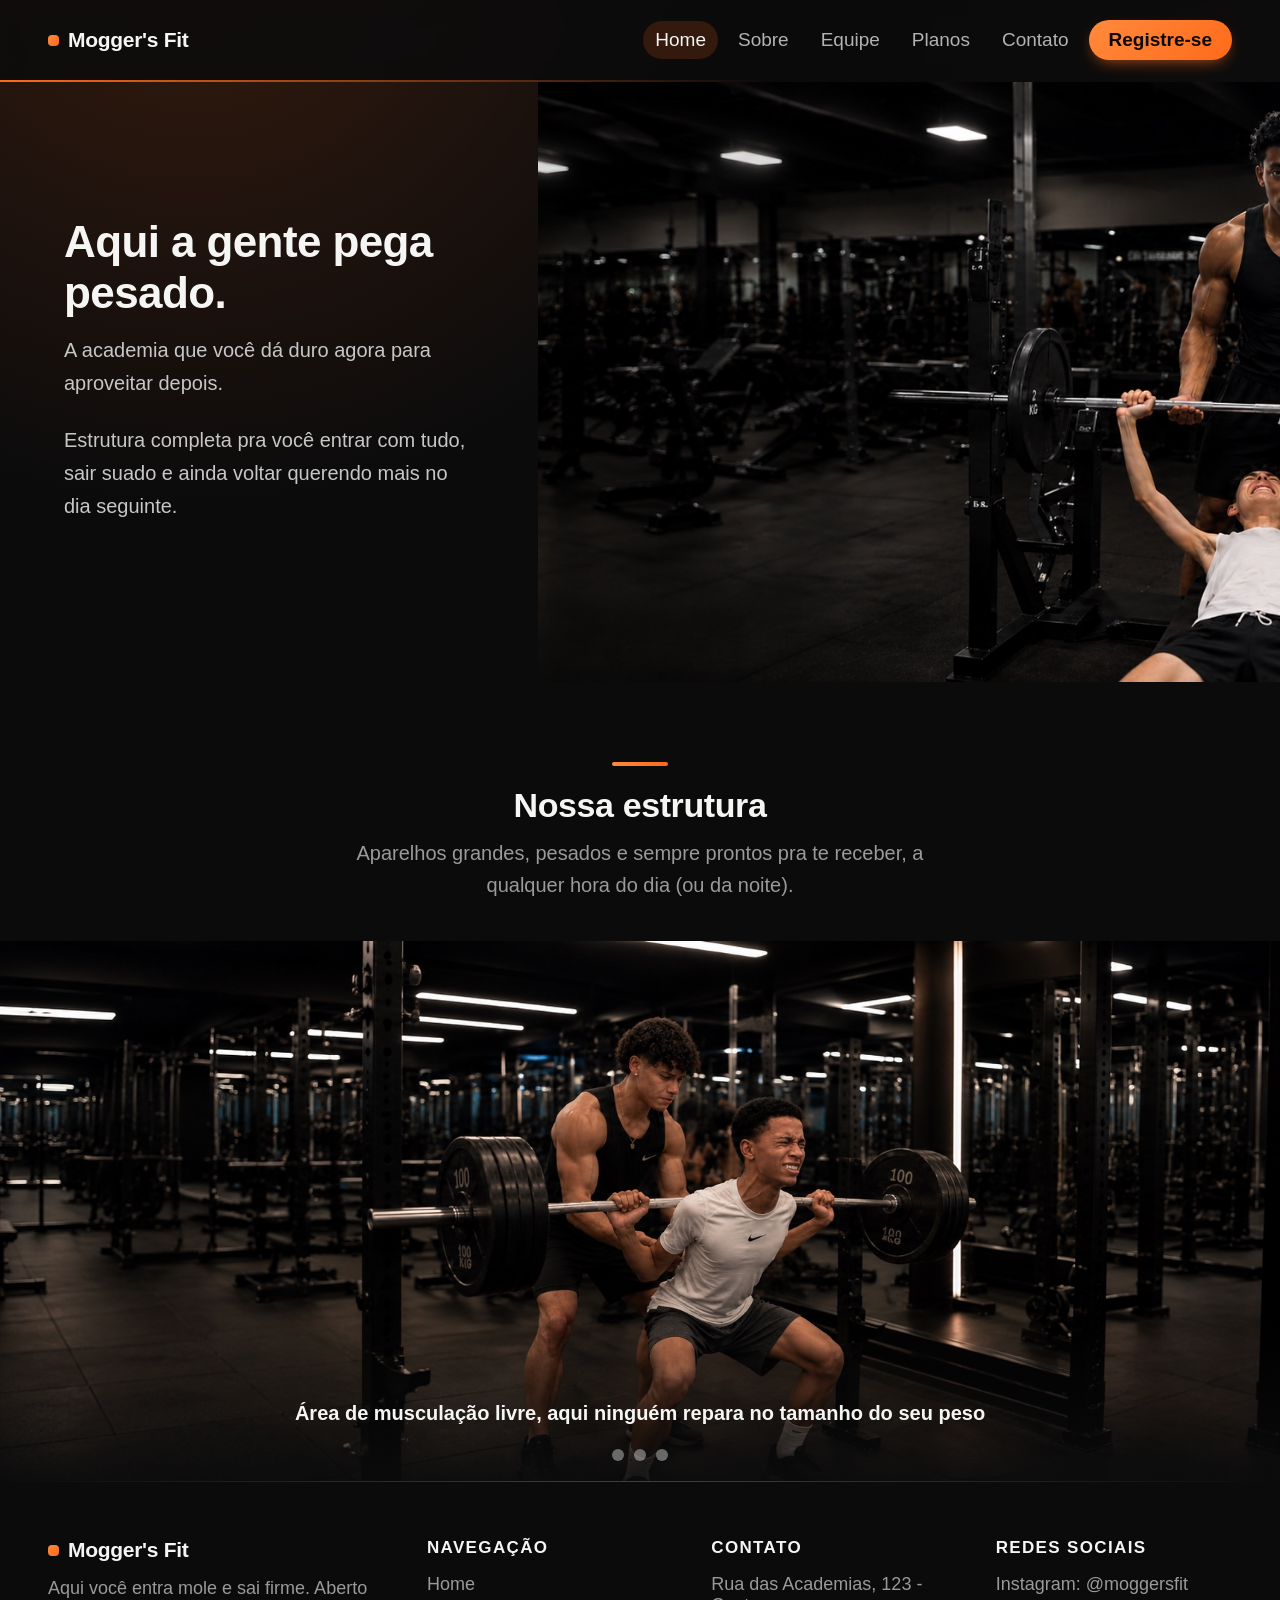
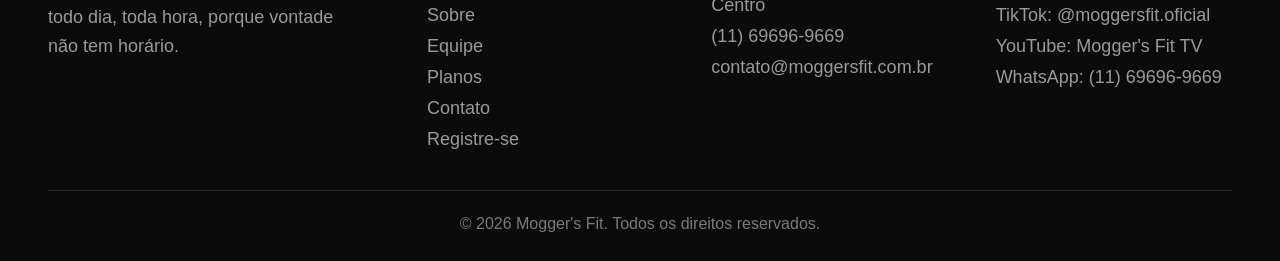
<file: academia/Site/index.html>
<!DOCTYPE html>
<html lang="pt-br">
<head>
    <meta charset="UTF-8">
    <meta name="viewport" content="width=device-width, initial-scale=1.0">
    <link rel="stylesheet" href="css/style.css">
    <title>Home - Mogger's Fit</title>
</head>
<body>
    <header class="cabecalho">
        <a href="index.html" class="logo">Mogger's Fit</a>
        <nav class="menu">
            <ul>
                <li><a href="index.html" class="ativo">Home</a></li>
                <li><a href="sobre.html">Sobre</a></li>
                <li><a href="equipe.html">Equipe</a></li>
                <li><a href="planos.html">Planos</a></li>
                <li><a href="contato.html">Contato</a></li>
                <li><a href="register.html" class="botao-destaque">Registre-se</a></li>
            </ul>
        </nav>
    </header>

    <main>
        <div class="linha-cheia">
            <div class="coluna-texto">
                <h1>Aqui a gente pega pesado.</h1>
                <p>A academia que você dá duro agora para aproveitar depois.</p>
                <p>Estrutura completa pra você entrar com tudo, sair suado e ainda voltar querendo mais no dia seguinte.</p>
            </div>
            <div class="coluna-imagem">
                <img src="img/supino.jpg" alt="Aluno treinando supino na Mogger's Fit">
            </div>
        </div>

        <section class="secao colada">
            <div class="titulo-secao">
                <h2>Nossa estrutura</h2>
                <p>Aparelhos grandes, pesados e sempre prontos pra te receber, a qualquer hora do dia (ou da noite).</p>
            </div>
        </section>

        <div class="carrossel">
            <input type="radio" name="carrossel" id="foto-1" class="radio-carrossel">
            <input type="radio" name="carrossel" id="foto-2" class="radio-carrossel">
            <input type="radio" name="carrossel" id="foto-3" class="radio-carrossel">

            <div class="carrossel-trilho">
                <div class="slide">
                    <img src="img/agachamento.jpg" alt="Aluno fazendo agachamento na área de musculação">
                    <p class="legenda-slide">Área de musculação livre, aqui ninguém repara no tamanho do seu peso</p>
                </div>
                <div class="slide">
                    <img src="img/maromba.jpg" alt="Aluno mostrando o físico na área de halteres">
                    <p class="legenda-slide">Halteres de todos os tamanhos, é só escolher o que aguenta</p>
                </div>
                <div class="slide">
                    <img src="img/esteira.jpg" alt="Alunos usando a bicicleta e a esteira">
                    <p class="legenda-slide">Área de cardio, pra quem gosta de suar a dois</p>
                </div>
            </div>

            <div class="carrossel-bolinhas">
                <label for="foto-1"></label>
                <label for="foto-2"></label>
                <label for="foto-3"></label>
            </div>
        </div>
    </main>

    <footer class="rodape">
        <div class="rodape-grid">
            <div class="rodape-marca">
                <span class="logo">Mogger's Fit</span>
                <p>Aqui você entra mole e sai firme. Aberto todo dia, toda hora, porque vontade não tem horário.</p>
            </div>
            <div class="rodape-coluna">
                <h4>Navegação</h4>
                <ul>
                    <li><a href="index.html">Home</a></li>
                    <li><a href="sobre.html">Sobre</a></li>
                    <li><a href="equipe.html">Equipe</a></li>
                    <li><a href="planos.html">Planos</a></li>
                    <li><a href="contato.html">Contato</a></li>
                    <li><a href="register.html">Registre-se</a></li>
                </ul>
            </div>
            <div class="rodape-coluna">
                <h4>Contato</h4>
                <ul>
                    <li>Rua das Academias, 123 - Centro</li>
                    <li>(11) 69696-9669</li>
                    <li>contato@moggersfit.com.br</li>
                </ul>
            </div>
            <div class="rodape-coluna">
                <h4>Redes sociais</h4>
                <ul>
                    <li><a href="#">Instagram: @moggersfit</a></li>
                    <li><a href="#">TikTok: @moggersfit.oficial</a></li>
                    <li><a href="#">YouTube: Mogger's Fit TV</a></li>
                    <li><a href="#">WhatsApp: (11) 69696-9669</a></li>
                </ul>
            </div>
        </div>
        <div class="rodape-baixo">
            <span>&copy; 2026 Mogger's Fit. Todos os direitos reservados.</span>
        </div>
    </footer>
    <script src="js/script.js"></script>
</body>
</html>
</file>
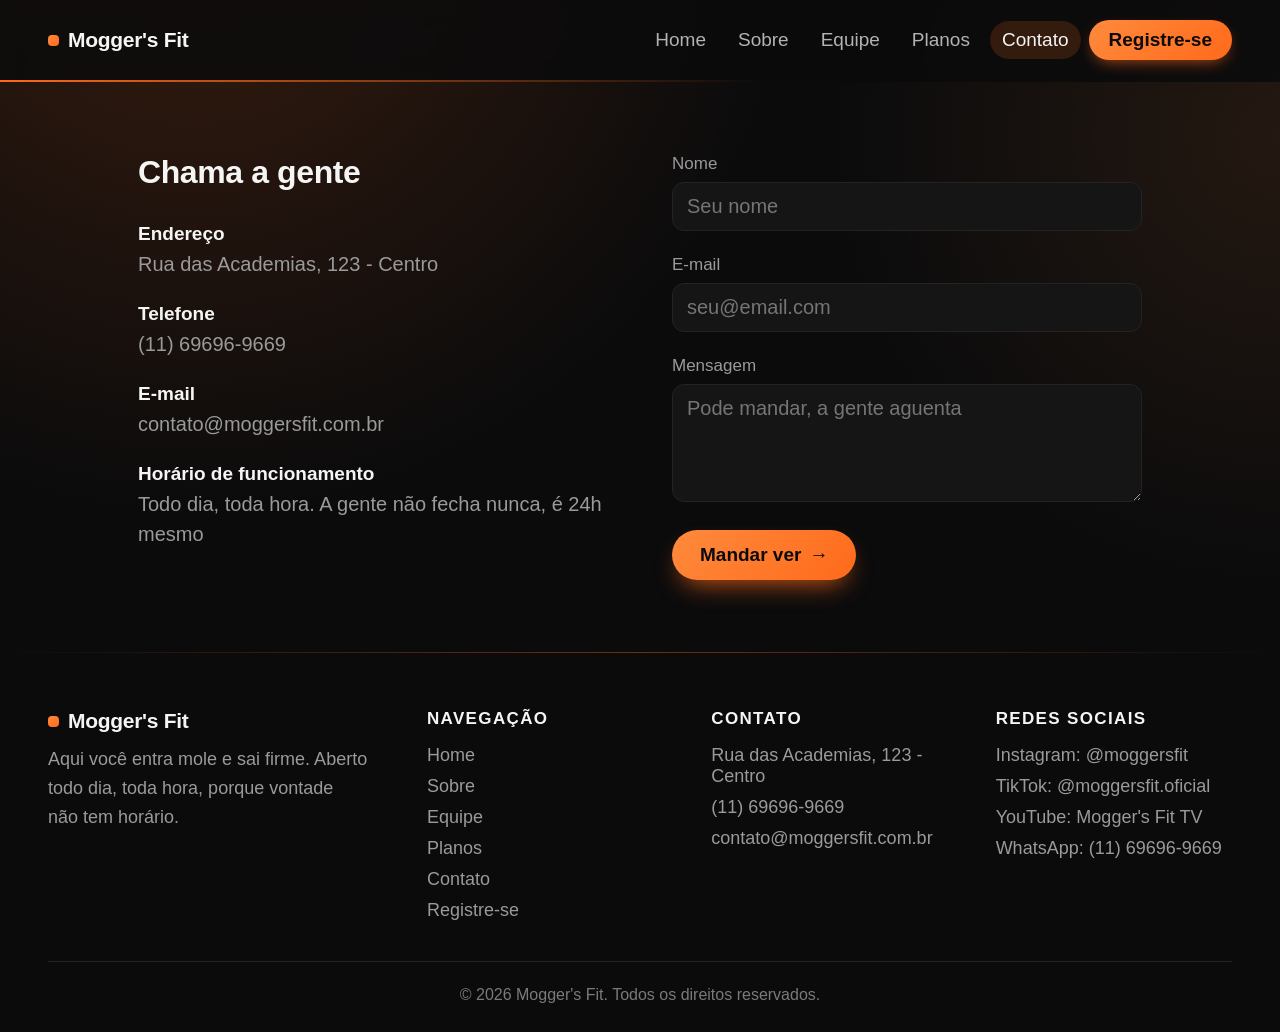
<file: academia/Site/contato.html>
<!DOCTYPE html>
<html lang="pt-br">
<head>
    <meta charset="UTF-8">
    <meta name="viewport" content="width=device-width, initial-scale=1.0">
    <link rel="stylesheet" href="css/style.css">
    <title>Contato - Mogger's Fit</title>
</head>
<body>
    <header class="cabecalho">
        <a href="index.html" class="logo">Mogger's Fit</a>
        <nav class="menu">
            <ul>
                <li><a href="index.html">Home</a></li>
                <li><a href="sobre.html">Sobre</a></li>
                <li><a href="equipe.html">Equipe</a></li>
                <li><a href="planos.html">Planos</a></li>
                <li><a href="contato.html" class="ativo">Contato</a></li>
                <li><a href="register.html" class="botao-destaque">Registre-se</a></li>
            </ul>
        </nav>
    </header>

    <main>
        <section class="layout-contato">
            <div class="info-contato">
                <h1>Chama a gente</h1>
                <div class="item-info">
                    <h3>Endereço</h3>
                    <p>Rua das Academias, 123 - Centro</p>
                </div>
                <div class="item-info">
                    <h3>Telefone</h3>
                    <p>(11) 69696-9669</p>
                </div>
                <div class="item-info">
                    <h3>E-mail</h3>
                    <p>contato@moggersfit.com.br</p>
                </div>
                <div class="item-info">
                    <h3>Horário de funcionamento</h3>
                    <p>Todo dia, toda hora. A gente não fecha nunca, é 24h mesmo</p>
                </div>
            </div>

            <form class="formulario" id="form-contato" action="index.html">
                <div class="campo">
                    <label for="nome">Nome</label>
                    <input type="text" id="nome" name="nome" placeholder="Seu nome" required>
                </div>
                <div class="campo">
                    <label for="email">E-mail</label>
                    <input type="email" id="email" name="email" placeholder="seu@email.com" required>
                </div>
                <div class="campo">
                    <label for="mensagem">Mensagem</label>
                    <textarea id="mensagem" name="mensagem" rows="4" placeholder="Pode mandar, a gente aguenta" required></textarea>
                </div>
                <button type="submit" class="botao">Mandar ver</button>
            </form>
        </section>
    </main>

    <footer class="rodape">
        <div class="rodape-grid">
            <div class="rodape-marca">
                <span class="logo">Mogger's Fit</span>
                <p>Aqui você entra mole e sai firme. Aberto todo dia, toda hora, porque vontade não tem horário.</p>
            </div>
            <div class="rodape-coluna">
                <h4>Navegação</h4>
                <ul>
                    <li><a href="index.html">Home</a></li>
                    <li><a href="sobre.html">Sobre</a></li>
                    <li><a href="equipe.html">Equipe</a></li>
                    <li><a href="planos.html">Planos</a></li>
                    <li><a href="contato.html">Contato</a></li>
                    <li><a href="register.html">Registre-se</a></li>
                </ul>
            </div>
            <div class="rodape-coluna">
                <h4>Contato</h4>
                <ul>
                    <li>Rua das Academias, 123 - Centro</li>
                    <li>(11) 69696-9669</li>
                    <li>contato@moggersfit.com.br</li>
                </ul>
            </div>
            <div class="rodape-coluna">
                <h4>Redes sociais</h4>
                <ul>
                    <li><a href="#">Instagram: @moggersfit</a></li>
                    <li><a href="#">TikTok: @moggersfit.oficial</a></li>
                    <li><a href="#">YouTube: Mogger's Fit TV</a></li>
                    <li><a href="#">WhatsApp: (11) 69696-9669</a></li>
                </ul>
            </div>
        </div>
        <div class="rodape-baixo">
            <span>&copy; 2026 Mogger's Fit. Todos os direitos reservados.</span>
        </div>
    </footer>
    <script src="js/script.js"></script>
</body>
</html>
</file>
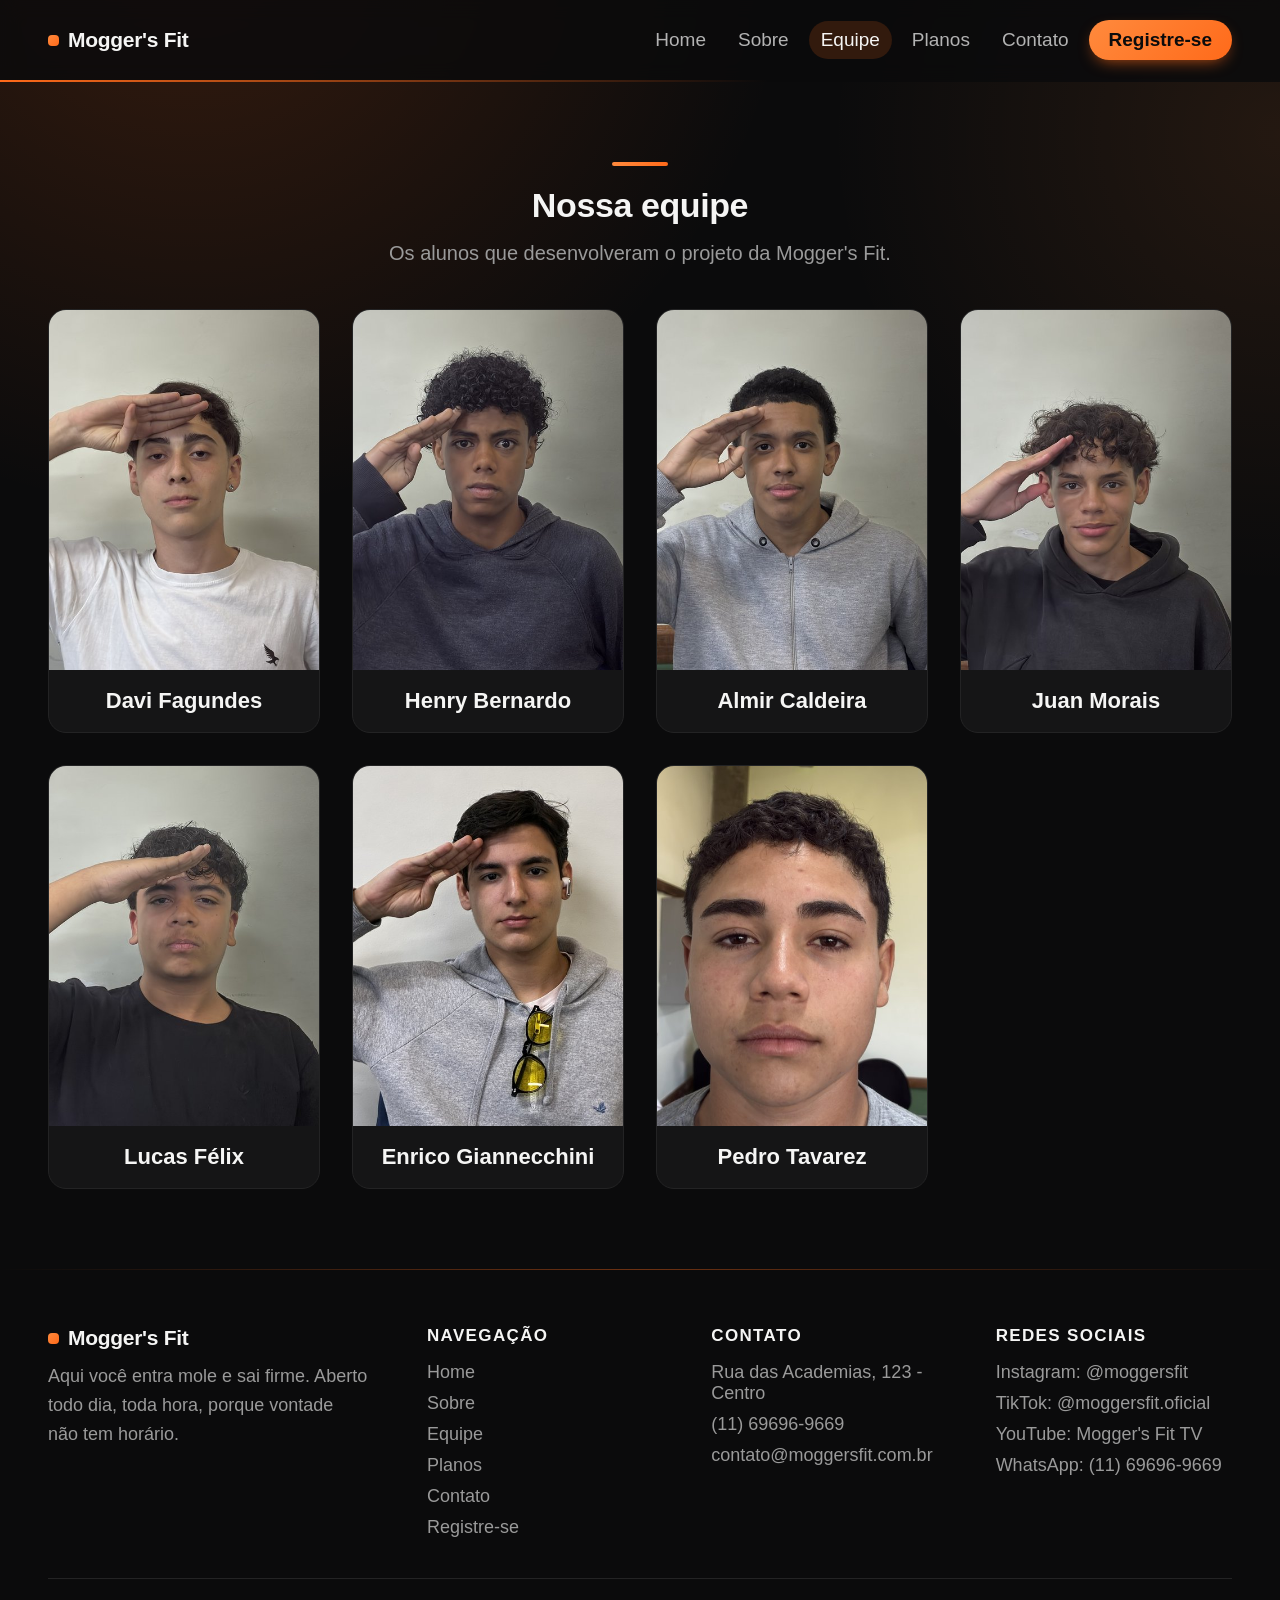
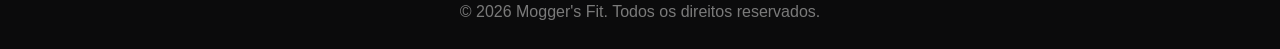
<file: academia/Site/equipe.html>
<!DOCTYPE html>
<html lang="pt-br">
<head>
    <meta charset="UTF-8">
    <meta name="viewport" content="width=device-width, initial-scale=1.0">
    <link rel="stylesheet" href="css/style.css">
    <title>Equipe - Mogger's Fit</title>
</head>
<body>
    <header class="cabecalho">
        <a href="index.html" class="logo">Mogger's Fit</a>
        <nav class="menu">
            <ul>
                <li><a href="index.html">Home</a></li>
                <li><a href="sobre.html">Sobre</a></li>
                <li><a href="equipe.html" class="ativo">Equipe</a></li>
                <li><a href="planos.html">Planos</a></li>
                <li><a href="contato.html">Contato</a></li>
                <li><a href="register.html" class="botao-destaque">Registre-se</a></li>
            </ul>
        </nav>
    </header>

    <main>
        <section class="secao">
            <div class="titulo-secao">
                <h1>Nossa equipe</h1>
                <p>Os alunos que desenvolveram o projeto da Mogger's Fit.</p>
            </div>
            <div class="grade-equipe">
                <div class="membro">
                    <img src="img/equipe/foto1.jpg" alt="Foto de Davi Fagundes">
                    <h3>Davi Fagundes</h3>
                </div>
                <div class="membro">
                    <img src="img/equipe/foto2.jpg" alt="Foto de Henry Bernardo">
                    <h3>Henry Bernardo</h3>
                </div>
                <div class="membro">
                    <img src="img/equipe/foto3.jpg" alt="Foto de Almir Caldeira">
                    <h3>Almir Caldeira</h3>
                </div>
                <div class="membro">
                    <img src="img/equipe/foto4.jpg" alt="Foto de Juan Morais">
                    <h3>Juan Morais</h3>
                </div>
                <div class="membro">
                    <img src="img/equipe/foto5.jpg" alt="Foto de Lucas Félix">
                    <h3>Lucas Félix</h3>
                </div>
                <div class="membro">
                    <img src="img/equipe/foto6.jpg" alt="Foto de Enrico Giannecchini">
                    <h3>Enrico Giannecchini</h3>
                </div>
                <div class="membro">
                    <img src="img/equipe/foto7.jpg" alt="Foto de Pedro Tavarez">
                    <h3>Pedro Tavarez</h3>
                </div>
            </div>
        </section>
    </main>

    <footer class="rodape">
        <div class="rodape-grid">
            <div class="rodape-marca">
                <span class="logo">Mogger's Fit</span>
                <p>Aqui você entra mole e sai firme. Aberto todo dia, toda hora, porque vontade não tem horário.</p>
            </div>
            <div class="rodape-coluna">
                <h4>Navegação</h4>
                <ul>
                    <li><a href="index.html">Home</a></li>
                    <li><a href="sobre.html">Sobre</a></li>
                    <li><a href="equipe.html">Equipe</a></li>
                    <li><a href="planos.html">Planos</a></li>
                    <li><a href="contato.html">Contato</a></li>
                    <li><a href="register.html">Registre-se</a></li>
                </ul>
            </div>
            <div class="rodape-coluna">
                <h4>Contato</h4>
                <ul>
                    <li>Rua das Academias, 123 - Centro</li>
                    <li>(11) 69696-9669</li>
                    <li>contato@moggersfit.com.br</li>
                </ul>
            </div>
            <div class="rodape-coluna">
                <h4>Redes sociais</h4>
                <ul>
                    <li><a href="#">Instagram: @moggersfit</a></li>
                    <li><a href="#">TikTok: @moggersfit.oficial</a></li>
                    <li><a href="#">YouTube: Mogger's Fit TV</a></li>
                    <li><a href="#">WhatsApp: (11) 69696-9669</a></li>
                </ul>
            </div>
        </div>
        <div class="rodape-baixo">
            <span>&copy; 2026 Mogger's Fit. Todos os direitos reservados.</span>
        </div>
    </footer>
    <script src="js/script.js"></script>
</body>
</html>
</file>
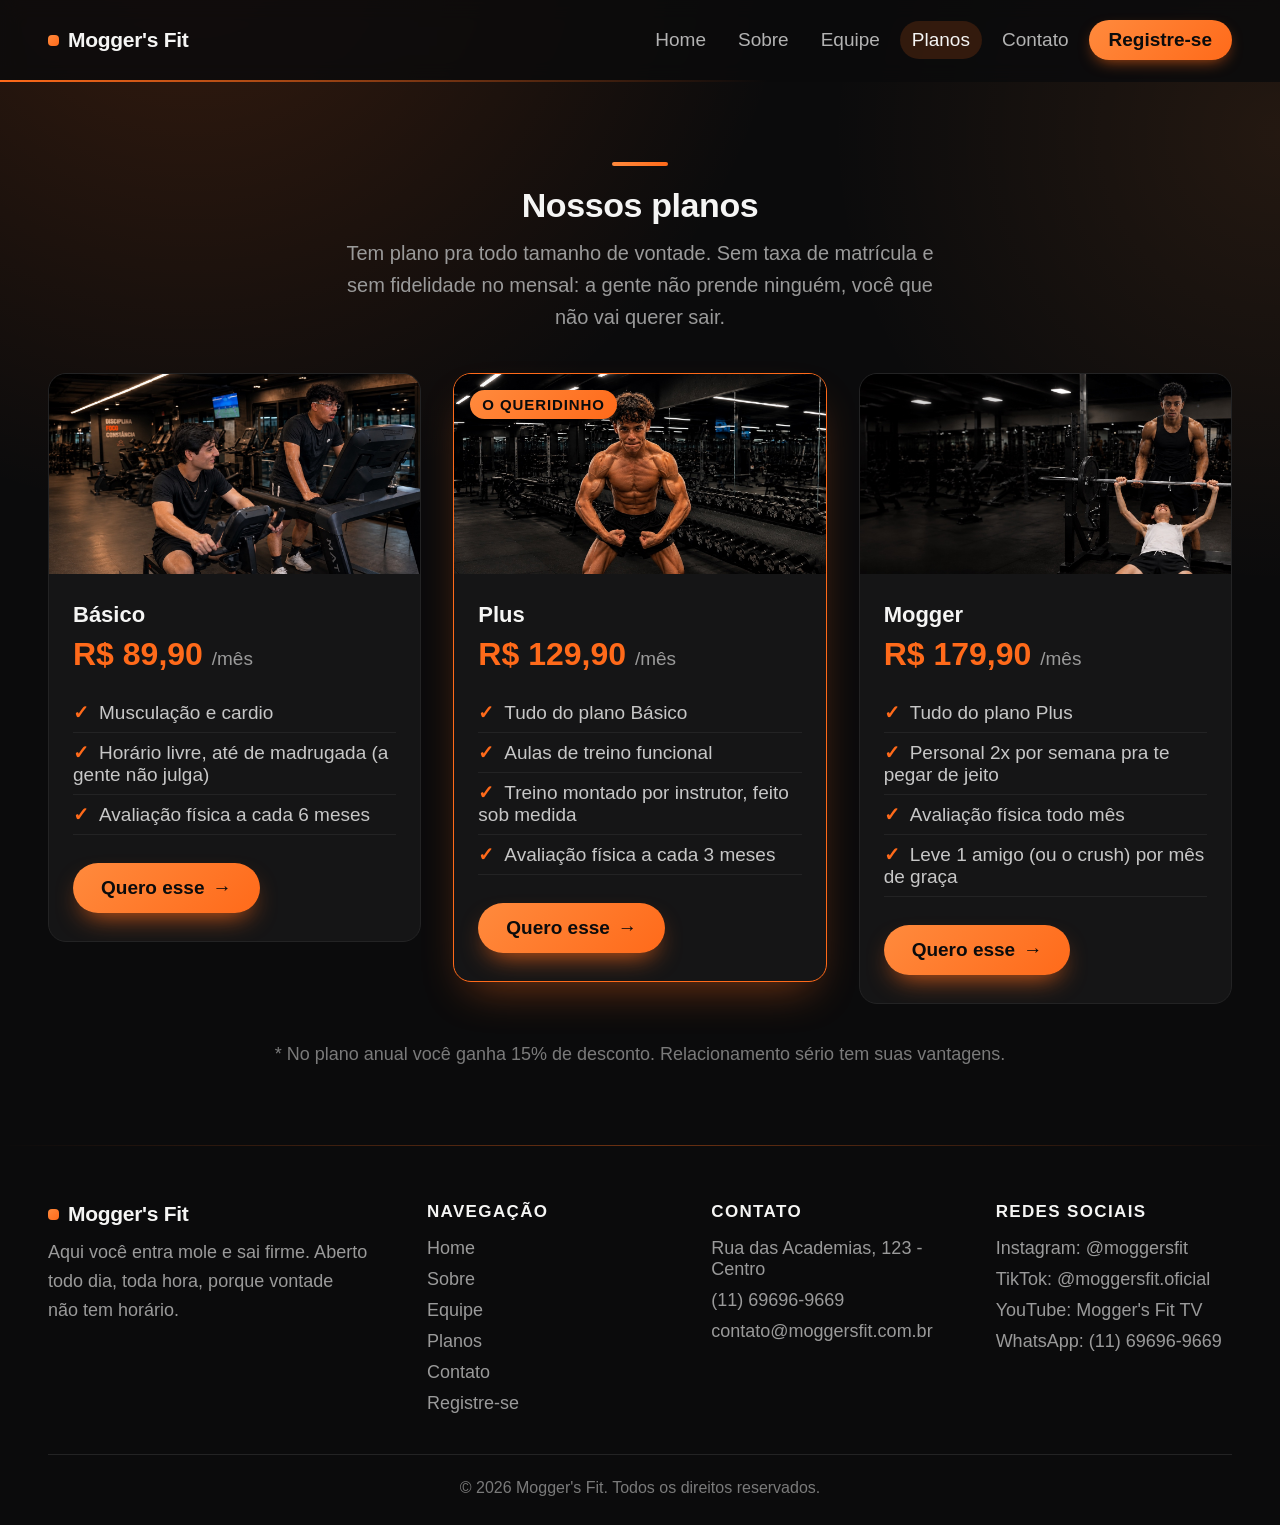
<file: academia/Site/planos.html>
<!DOCTYPE html>
<html lang="pt-br">
<head>
    <meta charset="UTF-8">
    <meta name="viewport" content="width=device-width, initial-scale=1.0">
    <link rel="stylesheet" href="css/style.css">
    <title>Planos - Mogger's Fit</title>
</head>
<body>
    <header class="cabecalho">
        <a href="index.html" class="logo">Mogger's Fit</a>
        <nav class="menu">
            <ul>
                <li><a href="index.html">Home</a></li>
                <li><a href="sobre.html">Sobre</a></li>
                <li><a href="equipe.html">Equipe</a></li>
                <li><a href="planos.html" class="ativo">Planos</a></li>
                <li><a href="contato.html">Contato</a></li>
                <li><a href="register.html" class="botao-destaque">Registre-se</a></li>
            </ul>
        </nav>
    </header>

    <main>
        <section class="secao">
            <div class="titulo-secao">
                <h1>Nossos planos</h1>
                <p>Tem plano pra todo tamanho de vontade. Sem taxa de matrícula e sem fidelidade no mensal: a gente não prende ninguém, você que não vai querer sair.</p>
            </div>
            <div class="grade-planos">
                <div class="plano">
                    <img src="img/esteira.jpg" alt="Área de cardio com esteiras">
                    <div class="plano-info">
                        <h3>Básico</h3>
                        <p class="plano-preco">R$ 89,90 <span>/mês</span></p>
                        <ul>
                            <li>Musculação e cardio</li>
                            <li>Horário livre, até de madrugada (a gente não julga)</li>
                            <li>Avaliação física a cada 6 meses</li>
                        </ul>
                        <a href="register.html?plano=basico" class="botao">Quero esse</a>
                    </div>
                </div>
                <div class="plano destaque">
                    <span class="selo">O queridinho</span>
                    <img src="img/maromba.jpg" alt="Área de musculação com halteres">
                    <div class="plano-info">
                        <h3>Plus</h3>
                        <p class="plano-preco">R$ 129,90 <span>/mês</span></p>
                        <ul>
                            <li>Tudo do plano Básico</li>
                            <li>Aulas de treino funcional</li>
                            <li>Treino montado por instrutor, feito sob medida</li>
                            <li>Avaliação física a cada 3 meses</li>
                        </ul>
                        <a href="register.html?plano=plus" class="botao">Quero esse</a>
                    </div>
                </div>
                <div class="plano">
                    <img src="img/supino.jpg" alt="Aluno treinando supino">
                    <div class="plano-info">
                        <h3>Mogger</h3>
                        <p class="plano-preco">R$ 179,90 <span>/mês</span></p>
                        <ul>
                            <li>Tudo do plano Plus</li>
                            <li>Personal 2x por semana pra te pegar de jeito</li>
                            <li>Avaliação física todo mês</li>
                            <li>Leve 1 amigo (ou o crush) por mês de graça</li>
                        </ul>
                        <a href="register.html?plano=mogger" class="botao">Quero esse</a>
                    </div>
                </div>
            </div>
            <p class="obs-planos">* No plano anual você ganha 15% de desconto. Relacionamento sério tem suas vantagens.</p>
        </section>
    </main>

    <footer class="rodape">
        <div class="rodape-grid">
            <div class="rodape-marca">
                <span class="logo">Mogger's Fit</span>
                <p>Aqui você entra mole e sai firme. Aberto todo dia, toda hora, porque vontade não tem horário.</p>
            </div>
            <div class="rodape-coluna">
                <h4>Navegação</h4>
                <ul>
                    <li><a href="index.html">Home</a></li>
                    <li><a href="sobre.html">Sobre</a></li>
                    <li><a href="equipe.html">Equipe</a></li>
                    <li><a href="planos.html">Planos</a></li>
                    <li><a href="contato.html">Contato</a></li>
                    <li><a href="register.html">Registre-se</a></li>
                </ul>
            </div>
            <div class="rodape-coluna">
                <h4>Contato</h4>
                <ul>
                    <li>Rua das Academias, 123 - Centro</li>
                    <li>(11) 69696-9669</li>
                    <li>contato@moggersfit.com.br</li>
                </ul>
            </div>
            <div class="rodape-coluna">
                <h4>Redes sociais</h4>
                <ul>
                    <li><a href="#">Instagram: @moggersfit</a></li>
                    <li><a href="#">TikTok: @moggersfit.oficial</a></li>
                    <li><a href="#">YouTube: Mogger's Fit TV</a></li>
                    <li><a href="#">WhatsApp: (11) 69696-9669</a></li>
                </ul>
            </div>
        </div>
        <div class="rodape-baixo">
            <span>&copy; 2026 Mogger's Fit. Todos os direitos reservados.</span>
        </div>
    </footer>
    <script src="js/script.js"></script>
</body>
</html>
</file>
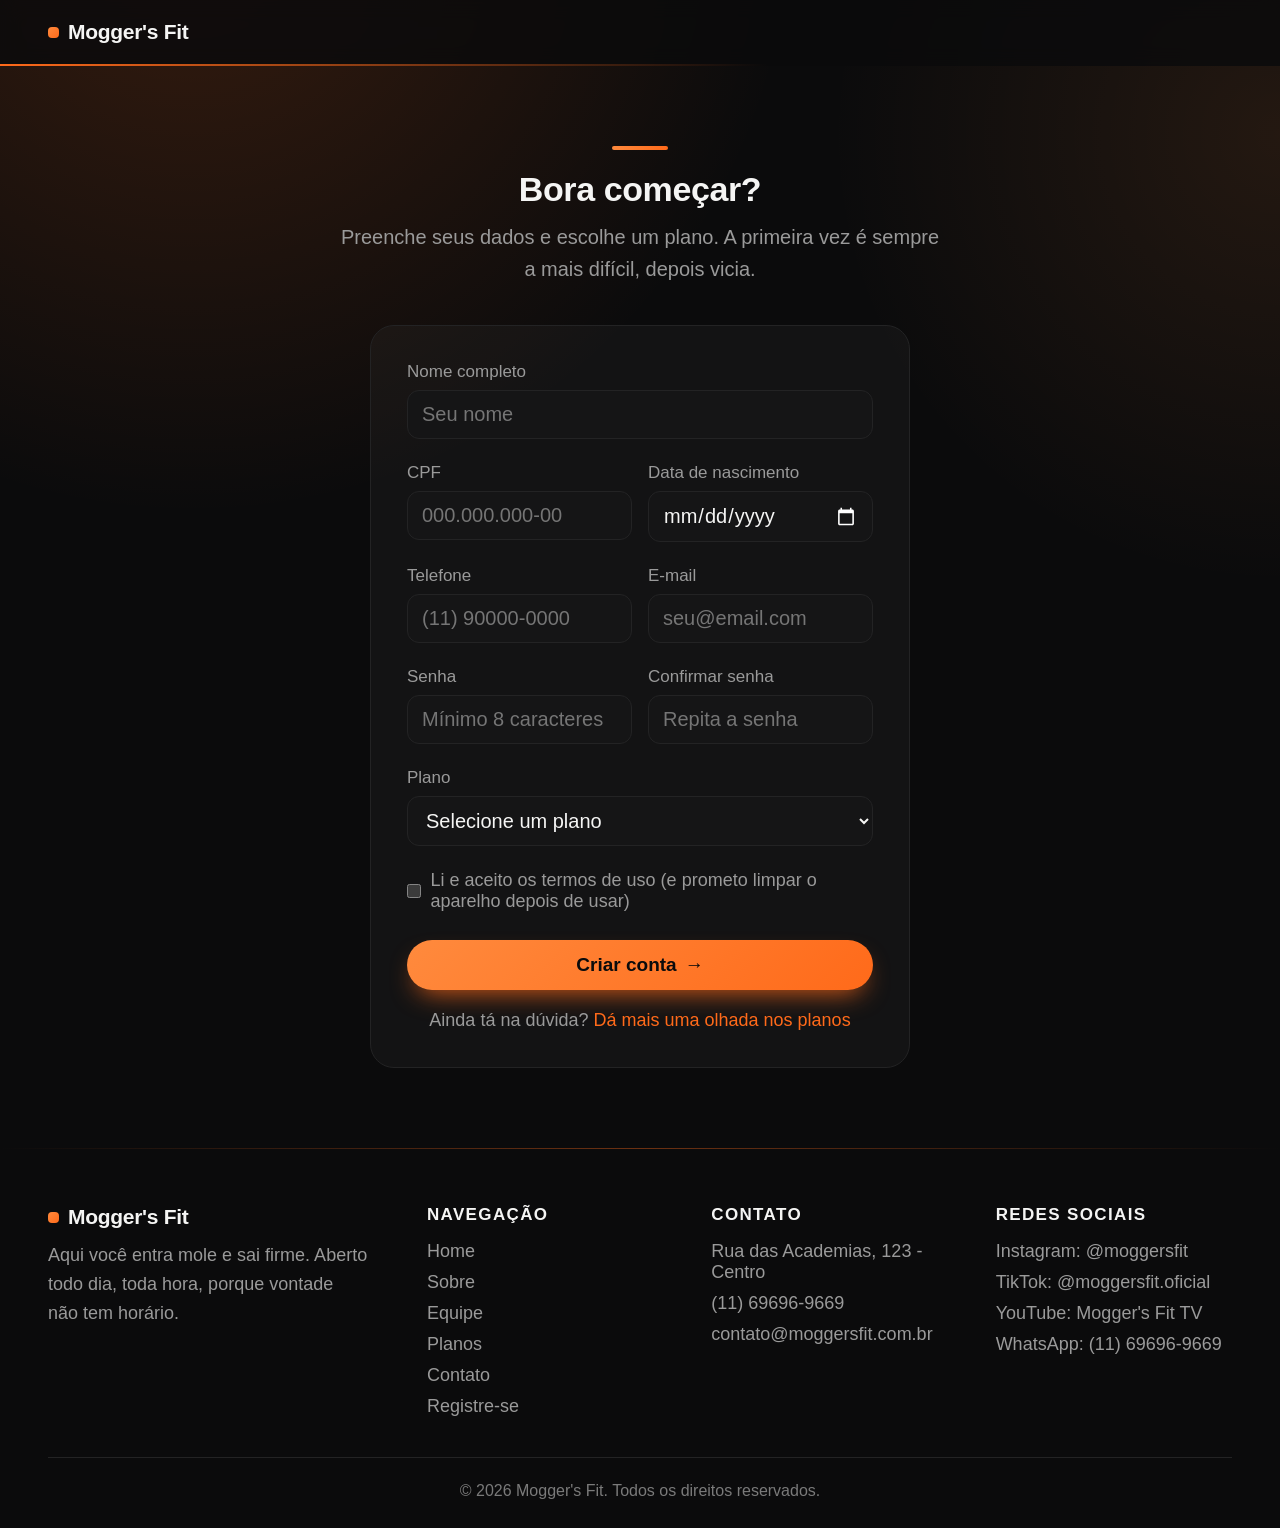
<file: academia/Site/register.html>
<!DOCTYPE html>
<html lang="pt-br">
<head>
    <meta charset="UTF-8">
    <meta name="viewport" content="width=device-width, initial-scale=1.0">
    <link rel="stylesheet" href="css/style.css">
    <title>Registro - Mogger's Fit</title>
</head>
<body>
    <header class="cabecalho">
        <a href="index.html" class="logo">Mogger's Fit</a>
    </header>

    <main>
        <section class="secao">
            <div class="titulo-secao">
                <h1>Bora começar?</h1>
                <p>Preenche seus dados e escolhe um plano. A primeira vez é sempre a mais difícil, depois vicia.</p>
            </div>

            <form class="formulario caixa-registro" id="form-registro" action="index.html">
                <div class="campo">
                    <label for="nome">Nome completo</label>
                    <input type="text" id="nome" name="nome" placeholder="Seu nome" required>
                </div>
                <div class="campo-duplo">
                    <div class="campo">
                        <label for="cpf">CPF</label>
                        <input type="text" id="cpf" name="cpf" placeholder="000.000.000-00" maxlength="14" required>
                    </div>
                    <div class="campo">
                        <label for="data-nascimento">Data de nascimento</label>
                        <input type="date" id="data-nascimento" name="data-nascimento" required>
                    </div>
                </div>
                <div class="campo-duplo">
                    <div class="campo">
                        <label for="telefone">Telefone</label>
                        <input type="tel" id="telefone" name="telefone" placeholder="(11) 90000-0000" required>
                    </div>
                    <div class="campo">
                        <label for="email">E-mail</label>
                        <input type="email" id="email" name="email" placeholder="seu@email.com" required>
                    </div>
                </div>
                <div class="campo-duplo">
                    <div class="campo">
                        <label for="senha">Senha</label>
                        <input type="password" id="senha" name="senha" placeholder="Mínimo 8 caracteres" minlength="8" required>
                    </div>
                    <div class="campo">
                        <label for="confirmar-senha">Confirmar senha</label>
                        <input type="password" id="confirmar-senha" name="confirmar-senha" placeholder="Repita a senha" minlength="8" required>
                    </div>
                </div>
                <div class="campo">
                    <label for="plano">Plano</label>
                    <select id="plano" name="plano" required>
                        <option value="">Selecione um plano</option>
                        <option value="basico">Básico - R$ 89,90/mês</option>
                        <option value="plus">Plus - R$ 129,90/mês</option>
                        <option value="mogger">Mogger - R$ 179,90/mês</option>
                    </select>
                </div>
                <div class="campo-check">
                    <input type="checkbox" id="termos" name="termos" required>
                    <label for="termos">Li e aceito os termos de uso (e prometo limpar o aparelho depois de usar)</label>
                </div>
                <button type="submit" class="botao">Criar conta</button>
                <p class="link-voltar">Ainda tá na dúvida? <a href="planos.html">Dá mais uma olhada nos planos</a></p>
            </form>
        </section>
    </main>

    <footer class="rodape">
        <div class="rodape-grid">
            <div class="rodape-marca">
                <span class="logo">Mogger's Fit</span>
                <p>Aqui você entra mole e sai firme. Aberto todo dia, toda hora, porque vontade não tem horário.</p>
            </div>
            <div class="rodape-coluna">
                <h4>Navegação</h4>
                <ul>
                    <li><a href="index.html">Home</a></li>
                    <li><a href="sobre.html">Sobre</a></li>
                    <li><a href="equipe.html">Equipe</a></li>
                    <li><a href="planos.html">Planos</a></li>
                    <li><a href="contato.html">Contato</a></li>
                    <li><a href="register.html">Registre-se</a></li>
                </ul>
            </div>
            <div class="rodape-coluna">
                <h4>Contato</h4>
                <ul>
                    <li>Rua das Academias, 123 - Centro</li>
                    <li>(11) 69696-9669</li>
                    <li>contato@moggersfit.com.br</li>
                </ul>
            </div>
            <div class="rodape-coluna">
                <h4>Redes sociais</h4>
                <ul>
                    <li><a href="#">Instagram: @moggersfit</a></li>
                    <li><a href="#">TikTok: @moggersfit.oficial</a></li>
                    <li><a href="#">YouTube: Mogger's Fit TV</a></li>
                    <li><a href="#">WhatsApp: (11) 69696-9669</a></li>
                </ul>
            </div>
        </div>
        <div class="rodape-baixo">
            <span>&copy; 2026 Mogger's Fit. Todos os direitos reservados.</span>
        </div>
    </footer>
    <script src="js/script.js"></script>
</body>
</html>
</file>
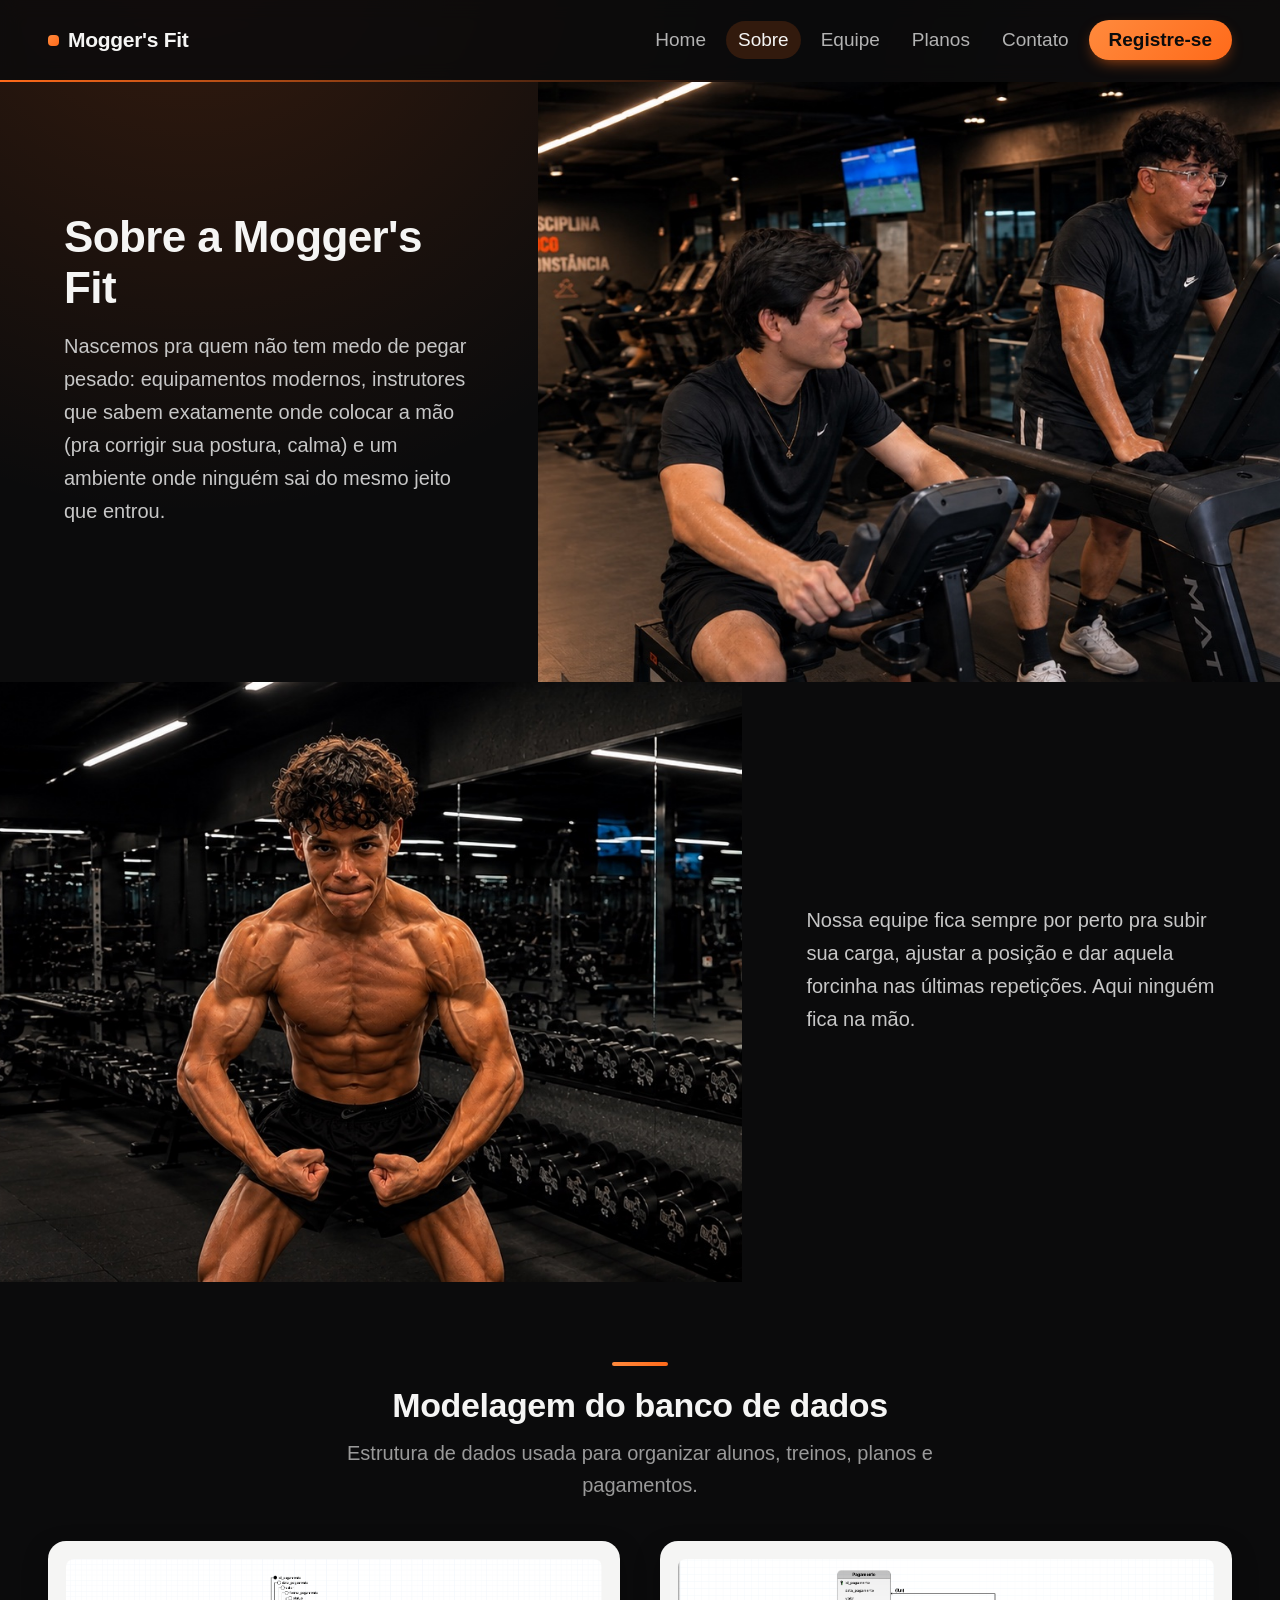
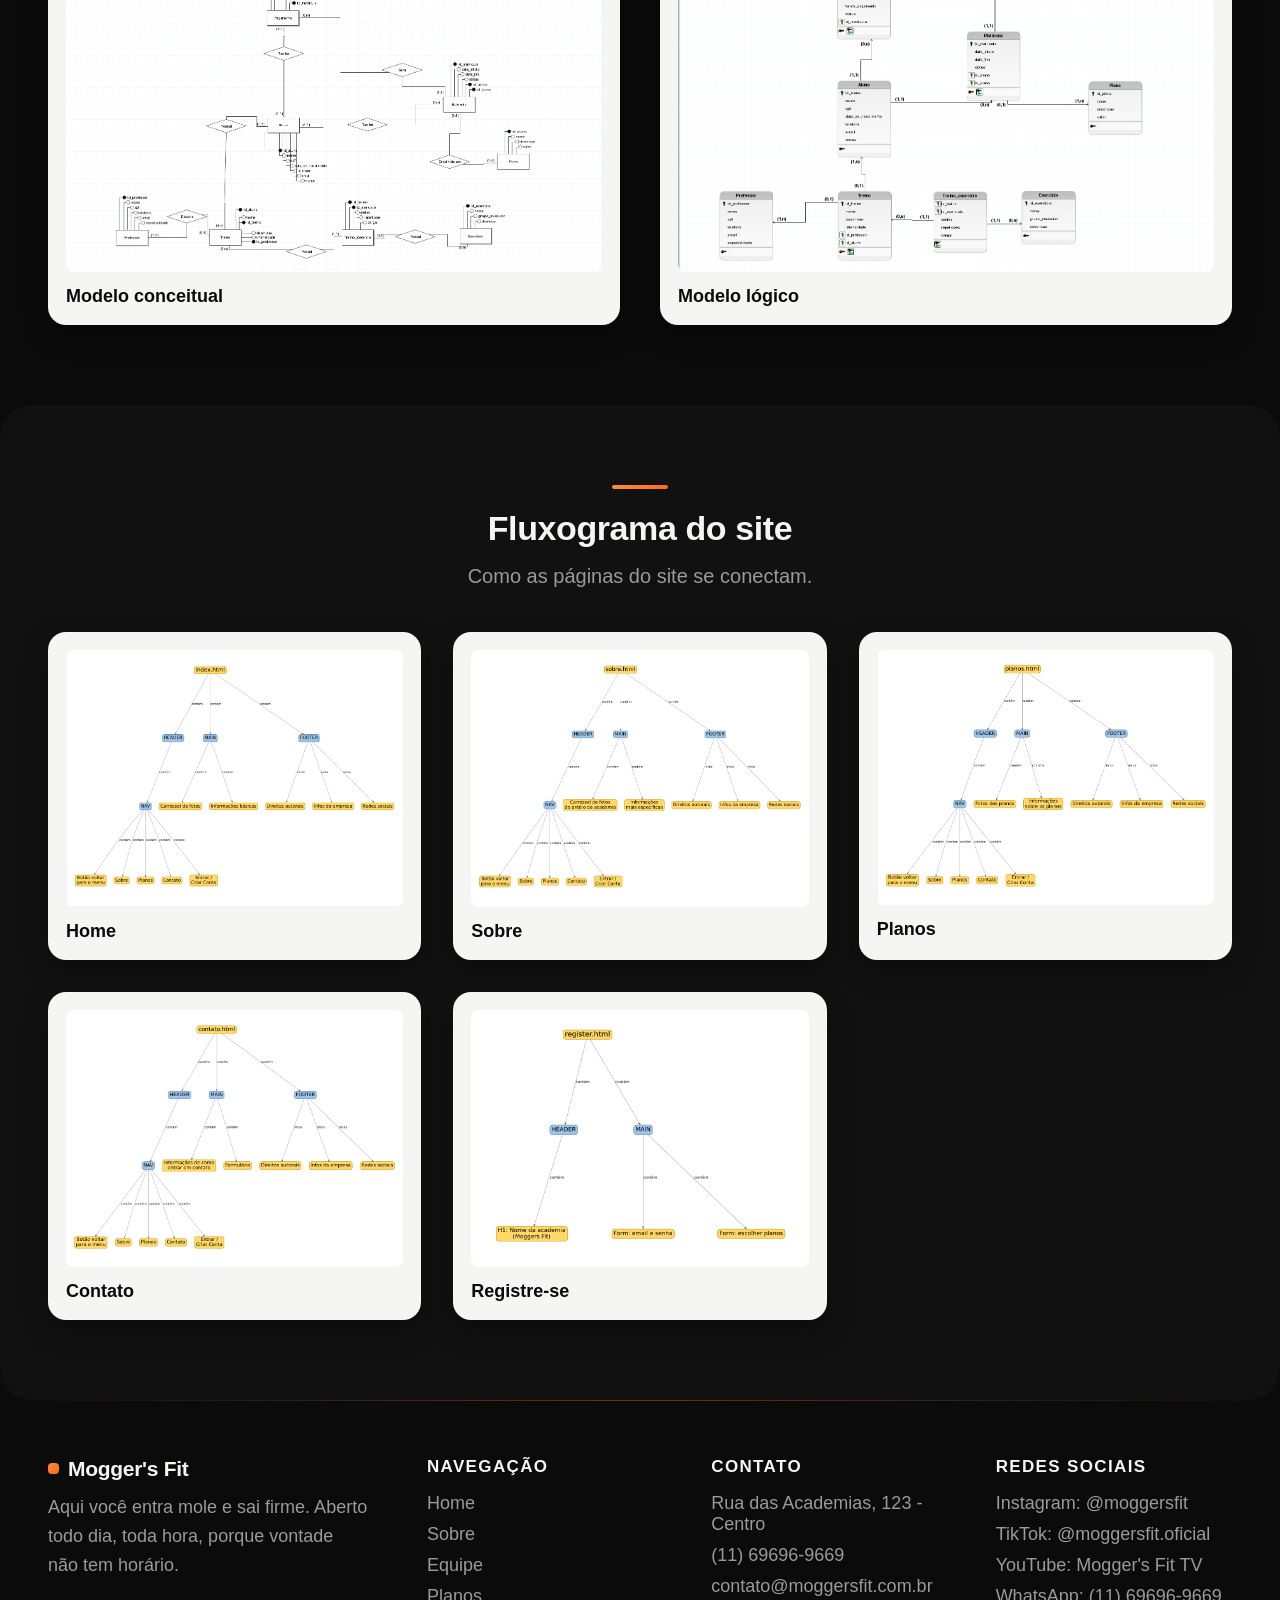
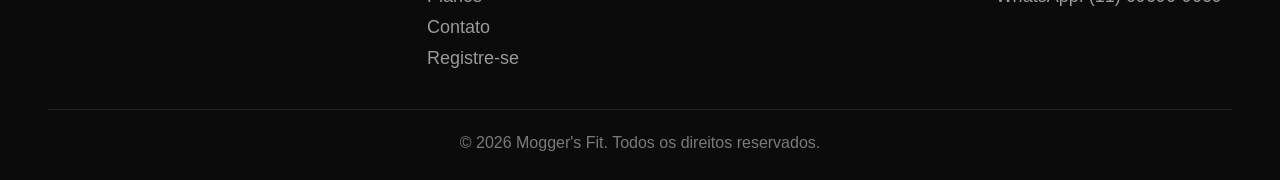
<file: academia/Site/sobre.html>
<!DOCTYPE html>
<html lang="pt-br">
<head>
    <meta charset="UTF-8">
    <meta name="viewport" content="width=device-width, initial-scale=1.0">
    <link rel="stylesheet" href="css/style.css">
    <title>Sobre - Mogger's Fit</title>
</head>
<body>
    <header class="cabecalho">
        <a href="index.html" class="logo">Mogger's Fit</a>
        <nav class="menu">
            <ul>
                <li><a href="index.html">Home</a></li>
                <li><a href="sobre.html" class="ativo">Sobre</a></li>
                <li><a href="equipe.html">Equipe</a></li>
                <li><a href="planos.html">Planos</a></li>
                <li><a href="contato.html">Contato</a></li>
                <li><a href="register.html" class="botao-destaque">Registre-se</a></li>
            </ul>
        </nav>
    </header>

    <main>
        <div class="linha-cheia">
            <div class="coluna-texto">
                <h1>Sobre a Mogger's Fit</h1>
                <p>Nascemos pra quem não tem medo de pegar pesado: equipamentos modernos, instrutores que sabem exatamente onde colocar a mão (pra corrigir sua postura, calma) e um ambiente onde ninguém sai do mesmo jeito que entrou.</p>
            </div>
            <div class="coluna-imagem">
                <img src="img/esteira.jpg" alt="Área de esteiras da academia">
            </div>
        </div>

        <div class="linha-cheia invertida">
            <div class="coluna-texto">
                <p>Nossa equipe fica sempre por perto pra subir sua carga, ajustar a posição e dar aquela forcinha nas últimas repetições. Aqui ninguém fica na mão.</p>
            </div>
            <div class="coluna-imagem">
                <img src="img/maromba.jpg" alt="Área de musculação da academia">
            </div>
        </div>
        <section class="secao">
            <div class="titulo-secao">
                <h2>Modelagem do banco de dados</h2>
                <p>Estrutura de dados usada para organizar alunos, treinos, planos e pagamentos.</p>
            </div>
            <div class="grade-diagramas">
                <div class="diagrama">
                    <input type="checkbox" id="popup-conceitual" class="checkbox-popup">
                    <div class="diagrama-corpo">
                        <label for="popup-conceitual" class="abrir-diagrama">
                            <img src="img/mer-der/conceitual.png" alt="Modelo conceitual do banco de dados">
                        </label>
                        <span>Modelo conceitual</span>
                    </div>
                    <label for="popup-conceitual" class="popup-imagem">
                        <img src="img/mer-der/conceitual.png" alt="Modelo conceitual do banco de dados ampliado">
                    </label>
                </div>
                <div class="diagrama">
                    <input type="checkbox" id="popup-logico" class="checkbox-popup">
                    <div class="diagrama-corpo">
                        <label for="popup-logico" class="abrir-diagrama">
                            <img src="img/mer-der/logico.png" alt="Modelo lógico do banco de dados">
                        </label>
                        <span>Modelo lógico</span>
                    </div>
                    <label for="popup-logico" class="popup-imagem">
                        <img src="img/mer-der/logico.png" alt="Modelo lógico do banco de dados ampliado">
                    </label>
                </div>
            </div>
        </section>

        <section class="secao">
            <div class="titulo-secao">
                <h2>Fluxograma do site</h2>
                <p>Como as páginas do site se conectam.</p>
            </div>
            <div class="grade-fluxo">
                <div class="diagrama">
                    <input type="checkbox" id="popup-flux-01" class="checkbox-popup">
                    <div class="diagrama-corpo">
                        <label for="popup-flux-01" class="abrir-diagrama">
                            <img src="img/fluxograma/01.png" alt="Fluxograma da página Home">
                        </label>
                        <span>Home</span>
                    </div>
                    <label for="popup-flux-01" class="popup-imagem">
                        <img src="img/fluxograma/01.png" alt="Fluxograma da página Home ampliado">
                    </label>
                </div>
                <div class="diagrama">
                    <input type="checkbox" id="popup-flux-02" class="checkbox-popup">
                    <div class="diagrama-corpo">
                        <label for="popup-flux-02" class="abrir-diagrama">
                            <img src="img/fluxograma/02.png" alt="Fluxograma da página Sobre">
                        </label>
                        <span>Sobre</span>
                    </div>
                    <label for="popup-flux-02" class="popup-imagem">
                        <img src="img/fluxograma/02.png" alt="Fluxograma da página Sobre ampliado">
                    </label>
                </div>
                <div class="diagrama">
                    <input type="checkbox" id="popup-flux-03" class="checkbox-popup">
                    <div class="diagrama-corpo">
                        <label for="popup-flux-03" class="abrir-diagrama">
                            <img src="img/fluxograma/03.png" alt="Fluxograma da página Planos">
                        </label>
                        <span>Planos</span>
                    </div>
                    <label for="popup-flux-03" class="popup-imagem">
                        <img src="img/fluxograma/03.png" alt="Fluxograma da página Planos ampliado">
                    </label>
                </div>
                <div class="diagrama">
                    <input type="checkbox" id="popup-flux-04" class="checkbox-popup">
                    <div class="diagrama-corpo">
                        <label for="popup-flux-04" class="abrir-diagrama">
                            <img src="img/fluxograma/04.png" alt="Fluxograma da página Contato">
                        </label>
                        <span>Contato</span>
                    </div>
                    <label for="popup-flux-04" class="popup-imagem">
                        <img src="img/fluxograma/04.png" alt="Fluxograma da página Contato ampliado">
                    </label>
                </div>
                <div class="diagrama">
                    <input type="checkbox" id="popup-flux-05" class="checkbox-popup">
                    <div class="diagrama-corpo">
                        <label for="popup-flux-05" class="abrir-diagrama">
                            <img src="img/fluxograma/05.png" alt="Fluxograma da página Registre-se">
                        </label>
                        <span>Registre-se</span>
                    </div>
                    <label for="popup-flux-05" class="popup-imagem">
                        <img src="img/fluxograma/05.png" alt="Fluxograma da página Registre-se ampliado">
                    </label>
                </div>
            </div>
        </section>
    </main>

    <footer class="rodape">
        <div class="rodape-grid">
            <div class="rodape-marca">
                <span class="logo">Mogger's Fit</span>
                <p>Aqui você entra mole e sai firme. Aberto todo dia, toda hora, porque vontade não tem horário.</p>
            </div>
            <div class="rodape-coluna">
                <h4>Navegação</h4>
                <ul>
                    <li><a href="index.html">Home</a></li>
                    <li><a href="sobre.html">Sobre</a></li>
                    <li><a href="equipe.html">Equipe</a></li>
                    <li><a href="planos.html">Planos</a></li>
                    <li><a href="contato.html">Contato</a></li>
                    <li><a href="register.html">Registre-se</a></li>
                </ul>
            </div>
            <div class="rodape-coluna">
                <h4>Contato</h4>
                <ul>
                    <li>Rua das Academias, 123 - Centro</li>
                    <li>(11) 69696-9669</li>
                    <li>contato@moggersfit.com.br</li>
                </ul>
            </div>
            <div class="rodape-coluna">
                <h4>Redes sociais</h4>
                <ul>
                    <li><a href="#">Instagram: @moggersfit</a></li>
                    <li><a href="#">TikTok: @moggersfit.oficial</a></li>
                    <li><a href="#">YouTube: Mogger's Fit TV</a></li>
                    <li><a href="#">WhatsApp: (11) 69696-9669</a></li>
                </ul>
            </div>
        </div>
        <div class="rodape-baixo">
            <span>&copy; 2026 Mogger's Fit. Todos os direitos reservados.</span>
        </div>
    </footer>
    <script src="js/script.js"></script>
</body>
</html>
</file>
<file: academia/Site/css/style.css>
*{
    box-sizing: border-box;
}


body{
    margin: 0;
    background:
        radial-gradient(1100px circle at 15% -10%, rgba(255,106,26,0.18), transparent 55%),
        radial-gradient(900px circle at 100% 15%, rgba(255,140,60,0.10), transparent 50%),
        #0b0b0c;
    background-attachment: fixed;
    color: #f5f5f4;
    font-family: 'Segoe UI', -apple-system, BlinkMacSystemFont, Roboto, Arial, sans-serif;
}


img{
    max-width: 100%;
}

::selection{
    background-color: #ff6a1a;
    color: #0b0b0c;
}


.cabecalho{
    display: flex;
    justify-content: space-between; 
    align-items: center;
    padding: 20px 48px;
    border-bottom: 2px solid transparent;
    border-image: linear-gradient(90deg, #ff6a1a, transparent 60%) 1;
    position: sticky;
    top: 0;
    z-index: 50;
    background-color: rgba(11,11,12,0.85);
    backdrop-filter: blur(10px);
    -webkit-backdrop-filter: blur(10px);
}

.logo{
    display: flex;
    align-items: center;
    gap: 9px;
    font-size: 21px;
    font-weight: 800;
    letter-spacing: -0.3px;
    color: #f5f5f4;
    text-decoration: none;
}
.logo::before{
    content: "";
    display: block;
    width: 11px;
    height: 11px;
    border-radius: 4px;
    background: linear-gradient(135deg, #ff8a3d, #ff6a1a);
}

.menu ul{
    list-style: none;
    display: flex;
    align-items: center;
    gap: 8px;
    margin: 0;
    padding: 0;
}
.menu a{
    position: relative;
    display: inline-block;
    color: #b3b3b3;
    text-decoration: none;
    font-size: 19px;
    padding: 8px 12px;
    border-radius: 999px;
    transition: color 0.2s ease, background-color 0.2s ease;
}
.menu a:hover{
    color: #f5f5f4;
    background-color: rgba(255,255,255,0.06);
}
.menu a.ativo{
    color: #f5f5f4;
    background-color: rgba(255,106,26,0.16);
}
.menu a.botao-destaque{
    background: linear-gradient(135deg, #ff8a3d, #ff6a1a);
    color: #0b0b0c;
    font-weight: 700;
    padding: 9px 20px;
    box-shadow: 0 6px 16px -6px rgba(255,106,26,0.75);
    transition: transform 0.2s ease, box-shadow 0.2s ease;
}
.menu a.botao-destaque:hover{
    background: linear-gradient(135deg, #ffb173, #ff7f33);
    color: #0b0b0c;
    transform: translateY(-2px);
    box-shadow: 0 10px 22px -6px rgba(255,106,26,0.9);
}

.botao{
    display: inline-flex;
    align-items: center;
    background: linear-gradient(135deg, #ff8a3d, #ff6a1a);
    color: #0b0b0c;
    padding: 14px 28px;
    font-weight: 700;
    font-size: 19px;
    text-decoration: none;
    border: none;
    border-radius: 999px;
    cursor: pointer;
    box-shadow: 0 12px 26px -10px rgba(255,106,26,0.85);
    transition: transform 0.2s ease, box-shadow 0.2s ease, background 0.2s ease;
}
.botao::after{
    content: "→";
    margin-left: 8px;
    transition: transform 0.2s ease;
}
.botao:hover{
    background: linear-gradient(135deg, #ffb173, #ff8a3d);
    transform: translateY(-2px);
    box-shadow: 0 16px 32px -10px rgba(255,106,26,0.95);
}
.botao:hover::after{
    transform: translateX(4px);
}

.secao{
    padding: 80px 48px;
    max-width: 1280px;
    margin: 0 auto;
}
main .secao:nth-of-type(even){
    background-color: rgba(255,255,255,0.025);
    border-radius: 32px;
}
.titulo-secao{
    max-width: 600px;
    margin: 0 auto 40px;
    text-align: center;
}
.titulo-secao::before{
    content: "";
    display: block;
    width: 56px;
    height: 4px;
    margin: 0 auto 20px;
    background: linear-gradient(90deg, #ff8a3d, #ff6a1a);
    border-radius: 2px;
}
.titulo-secao h1,
.titulo-secao h2{
    font-size: 34px;
    font-weight: 800;
    letter-spacing: -0.4px;
    margin: 0 0 12px;
}
.titulo-secao p{
    color: #9a9a9a;
    font-size: 20px;
    line-height: 1.6;
    margin: 0;
}

.linha-cheia{
    display: flex;
    align-items: stretch;
    min-height: 600px;
}
.linha-cheia.invertida{
    flex-direction: row-reverse;
}
.coluna-texto{
    flex: 0 0 42%;
    display: flex;
    flex-direction: column;
    justify-content: center;
    padding: 56px 64px;
}
.coluna-texto h1{
    font-size: 44px;
    font-weight: 800;
    letter-spacing: -0.6px;
    line-height: 1.15;
    margin: 0 0 16px;
}
.coluna-texto p{
    font-size: 20px;
    color: #c7c7c7;
    line-height: 1.65;
    margin: 0 0 24px;
    max-width: 480px;
}
.coluna-imagem{
    flex: 1;
    overflow: hidden;
}
.coluna-imagem img{
    display: block;
    width: 100%;
    height: 100%;
    object-fit: cover;
}

.secao.colada{
    padding-bottom: 0;
}

.carrossel{
    position: relative;
    width: 100%;
    height: 60vh;
    overflow: hidden;
}
.radio-carrossel{
    display: none;
}
.carrossel-trilho{
    display: flex;
    height: 100%;
    transition: transform 0.2s ease;
}
.slide{
    position: relative;
    flex: 0 0 100%;
    height: 100%;
}
.slide img{
    display: block;
    width: 100%;
    height: 100%;
    object-fit: cover;
}
.legenda-slide{
    position: absolute;
    left: 0;
    right: 0;
    bottom: 0;
    margin: 0;
    padding: 80px 48px 56px;
    background: linear-gradient(transparent, rgba(11,11,12,0.9));
    color: #f5f5f4;
    font-size: 20px;
    font-weight: 700;
    text-align: center;
}
.carrossel-trilho{
    animation: passar-fotos 10s ease infinite;
}
@keyframes passar-fotos{
    0%, 28%   { transform: translateX(0); }
    33%, 61%  { transform: translateX(-100%); }
    66%, 94%  { transform: translateX(-200%); }
    100%      { transform: translateX(0); }
}
.carrossel-bolinhas label{
    animation: acender-bolinha 15s ease infinite;
}
.carrossel-bolinhas label[for="foto-2"]{
    animation-delay: 5s;
}
.carrossel-bolinhas label[for="foto-3"]{
    animation-delay: 15s;
}
@keyframes acender-bolinha{
    0%, 30%    { width: 32px; background-color: #ff6a1a; }
    33%, 100%  { width: 12px; background-color: rgba(245,245,244,0.4); }
}
.carrossel:hover .carrossel-trilho,
.carrossel:hover .carrossel-bolinhas label{
    animation-play-state: paused;
}
.radio-carrossel:checked ~ .carrossel-trilho,
.radio-carrossel:checked ~ .carrossel-bolinhas label{
    animation: none;
}
#foto-1:checked ~ .carrossel-trilho{
    transform: translateX(0);
}
#foto-2:checked ~ .carrossel-trilho{
    transform: translateX(-100%);
}
#foto-3:checked ~ .carrossel-trilho{
    transform: translateX(-200%);
}
.carrossel-bolinhas{
    position: absolute;
    bottom: 20px;
    left: 0;
    right: 0;
    display: flex;
    justify-content: center;
    gap: 10px;
}
.carrossel-bolinhas label{
    width: 12px;
    height: 12px;
    border-radius: 999px;
    background-color: rgba(245,245,244,0.4);
    cursor: pointer;
    transition: width 0.3s ease, background-color 0.3s ease;
}
.carrossel-bolinhas label:hover{
    background-color: rgba(245,245,244,0.8);
}
#foto-1:checked ~ .carrossel-bolinhas label[for="foto-1"],
#foto-2:checked ~ .carrossel-bolinhas label[for="foto-2"],
#foto-3:checked ~ .carrossel-bolinhas label[for="foto-3"]{
    width: 32px;
    background-color: #ff6a1a;
}

.grade-diagramas{
    display: grid;
    grid-template-columns: repeat(2, 1fr);
    gap: 40px;
}
.grade-fluxo{
    display: grid;
    grid-template-columns: repeat(3, 1fr);
    gap: 32px;
}
.diagrama{
    background-color: #f5f5f4;
    border-radius: 18px;
    padding: 18px;
    box-shadow: 0 10px 24px rgba(0,0,0,0.35);
    transition: box-shadow 0.25s ease;
}
.diagrama:hover{
    box-shadow: 0 20px 44px rgba(0,0,0,0.5);
}
.diagrama-corpo{
    transition: transform 0.25s ease;
}
.diagrama:hover .diagrama-corpo{
    transform: translateY(-6px);
}
.diagrama img{
    display: block;
    width: 100%;
    border-radius: 8px;
}
.diagrama span{
    display: block;
    margin-top: 14px;
    font-size: 18px;
    font-weight: 700;
    color: #0b0b0c;
}

.layout-contato{
    display: grid;
    grid-template-columns: 1fr 1fr;
    gap: 64px;
    padding: 72px 48px;
    max-width: 1100px;
    margin: 0 auto;
}
.info-contato h1{
    font-size: 32px;
    font-weight: 800;
    letter-spacing: -0.4px;
    margin: 0 0 32px;
}
.item-info{
    margin-bottom: 24px;
}
.item-info h3{
    font-size: 19px;
    font-weight: 700;
    margin: 0 0 4px;
    color: #f5f5f4;
}
.item-info p{
    margin: 0;
    color: #9a9a9a;
    font-size: 20px;
    line-height: 1.5;
}

.formulario .campo{
    margin-bottom: 24px;
}
.formulario label{
    display: block;
    font-size: 17px;
    color: #9a9a9a;
    margin-bottom: 8px;
}
.formulario input,
.formulario textarea,
.formulario select{
    width: 100%;
    background: #151516;
    border: 1px solid #232324;
    border-radius: 12px;
    color: #f5f5f4;
    padding: 12px 14px;
    font-size: 20px;
    font-family: inherit;
    color-scheme: dark;
    transition: border-color 0.2s ease, box-shadow 0.2s ease;
}
.formulario input:focus,
.formulario textarea:focus,
.formulario select:focus{
    outline: none;
    border-color: #ff6a1a;
    box-shadow: 0 0 0 4px rgba(255,106,26,0.18);
}
.formulario textarea{
    resize: vertical;
}

.grade-planos{
    display: grid;
    grid-template-columns: repeat(3, 1fr);
    gap: 32px;
    align-items: start;
}
.plano{
    position: relative;
    display: flex;
    flex-direction: column;
    background-color: #151516;
    border: 1px solid #232324;
    border-radius: 18px;
    overflow: hidden;
    transition: border-color 0.25s ease, transform 0.25s ease;
}
.plano:hover{
    border-color: rgba(255,106,26,0.5);
    transform: translateY(-6px);
}
.plano img{
    display: block;
    width: 100%;
    height: 200px;
    object-fit: cover;
}
.plano-info{
    display: flex;
    flex-direction: column;
    padding: 28px 24px;
}
.plano h3{
    font-size: 22px;
    font-weight: 800;
    margin: 0 0 8px;
}
.plano-preco{
    font-size: 32px;
    font-weight: 800;
    color: #ff6a1a;
    margin: 0 0 20px;
}
.plano-preco span{
    font-size: 19px;
    font-weight: 400;
    color: #9a9a9a;
}
.plano ul{
    list-style: none;
    margin: 0 0 28px;
    padding: 0;
}
.plano li{
    color: #c7c7c7;
    font-size: 19px;
    padding: 8px 0;
    border-bottom: 1px solid #232324;
}
.plano li::before{
    content: "✓";
    color: #ff6a1a;
    font-weight: 700;
    margin-right: 10px;
}
.plano .botao{
    align-self: flex-start;
}
.plano.destaque{
    border-color: #ff6a1a;
    box-shadow: 0 20px 44px -16px rgba(255,106,26,0.45);
}
.selo{
    position: absolute;
    top: 16px;
    left: 16px;
    background: linear-gradient(135deg, #ff8a3d, #ff6a1a);
    color: #0b0b0c;
    font-size: 15px;
    font-weight: 700;
    text-transform: uppercase;
    letter-spacing: 0.06em;
    padding: 6px 12px;
    border-radius: 999px;
}
.obs-planos{
    text-align: center;
    color: #7a7a7a;
    font-size: 18px;
    margin: 40px 0 0;
}

.caixa-registro{
    max-width: 540px;
    margin: 0 auto;
    padding: 36px;
    background-color: rgba(255,255,255,0.03);
    border: 1px solid #232324;
    border-radius: 24px;
}
.campo-duplo{
    display: grid;
    grid-template-columns: 1fr 1fr;
    gap: 16px;
}
.formulario .campo-check{
    display: flex;
    align-items: center;
    gap: 10px;
    margin-bottom: 28px;
}
.formulario .campo-check input{
    width: 18px;
    height: 18px;
    margin: 0;
    accent-color: #ff6a1a;
    cursor: pointer;
}
.formulario .campo-check label{
    margin: 0;
    font-size: 18px;
    cursor: pointer;
}
.caixa-registro .botao{
    width: 100%;
    justify-content: center;
}
.link-voltar{
    text-align: center;
    color: #9a9a9a;
    font-size: 18px;
    margin: 20px 0 0;
}
.link-voltar a{
    color: #ff6a1a;
    text-decoration: none;
}
.link-voltar a:hover{
    text-decoration: underline;
}

.grade-equipe{
    display: grid;
    grid-template-columns: repeat(4, 1fr);
    gap: 32px;
}
.membro{
    background-color: #151516;
    border: 1px solid #232324;
    border-radius: 18px;
    overflow: hidden;
    transition: border-color 0.25s ease, transform 0.25s ease;
}
.membro:hover{
    border-color: rgba(255,106,26,0.5);
    transform: translateY(-6px);
}
.membro img{
    display: block;
    width: 100%;
    aspect-ratio: 3 / 4;
    object-fit: cover;
}
.membro h3{
    margin: 0;
    padding: 18px 16px;
    font-size: 22px;
    font-weight: 700;
    text-align: center;
}

.rodape{
    padding: 56px 48px 28px;
    border-top: 1px solid transparent;
    border-image: linear-gradient(90deg, transparent, rgba(255,106,26,0.4), transparent) 1;
}
.rodape-grid{
    display: grid;
    grid-template-columns: 1.4fr 1fr 1fr 1fr;
    gap: 48px;
    max-width: 1280px;
    margin: 0 auto 40px;
}
.rodape-marca p{
    color: #9a9a9a;
    font-size: 18px;
    line-height: 1.6;
    margin: 12px 0 0;
    max-width: 320px;
}
.rodape-coluna h4{
    font-size: 17px;
    text-transform: uppercase;
    letter-spacing: 0.08em;
    color: #f5f5f4;
    margin: 0 0 16px;
}
.rodape-coluna ul{
    list-style: none;
    margin: 0;
    padding: 0;
    display: flex;
    flex-direction: column;
    gap: 10px;
}
.rodape-coluna li{
    color: #9a9a9a;
    font-size: 18px;
}
.rodape-coluna a{
    color: #9a9a9a;
    text-decoration: none;
    transition: color 0.2s ease;
}
.rodape-coluna a:hover{
    color: #ff6a1a;
}
.rodape-baixo{
    max-width: 1280px;
    margin: 0 auto;
    padding-top: 24px;
    border-top: 1px solid #232324;
    text-align: center;
    color: #7a7a7a;
    font-size: 16px;
}

.checkbox-popup{
    display: none;
}
.abrir-diagrama{
    display: block;
    cursor: zoom-in;
}
.popup-imagem{
    display: none;
    position: fixed;
    top: 0;
    left: 0;
    right: 0;
    bottom: 0;
    background-color: rgba(0,0,0,0.88);
    align-items: center;
    justify-content: center;
    padding: 40px;
    cursor: zoom-out;
    z-index: 999;
}
.checkbox-popup:checked ~ .popup-imagem{
    display: flex;
}
.popup-imagem img{
    max-width: 90vw;
    max-height: 90vh;
    border-radius: 12px;
    box-shadow: 0 20px 60px rgba(0,0,0,0.6);
}

@media (max-width: 900px){
    .cabecalho{
        padding: 18px 24px;
        flex-direction: column;
        align-items: flex-start;
        gap: 14px;
    }
    .menu ul{
        gap: 6px;
        flex-wrap: wrap;
    }
    .secao{
        padding: 56px 24px;
    }
    main .secao:nth-of-type(even){
        border-radius: 20px;
    }
    .linha-cheia,
    .linha-cheia.invertida{
        flex-direction: column;
        min-height: 0;
    }
    .coluna-texto{
        padding: 40px 24px;
    }
    .coluna-texto h1{
        font-size: 32px;
    }
    .coluna-texto p{
        max-width: none;
    }
    .coluna-imagem img{
        height: 280px;
    }
    .carrossel{
        height: 360px;
    }
    .legenda-slide{
        font-size: 19px;
        padding: 60px 24px 48px;
    }
    .grade-diagramas,
    .grade-fluxo{
        grid-template-columns: 1fr;
    }
    .grade-planos{
        grid-template-columns: 1fr;
    }
    .grade-equipe{
        grid-template-columns: repeat(2, 1fr);
        gap: 20px;
    }
    .caixa-registro{
        padding: 24px;
    }
    .campo-duplo{
        grid-template-columns: 1fr;
        gap: 0;
    }
    .layout-contato{
        grid-template-columns: 1fr;
        gap: 40px;
        padding: 48px 24px;
    }
    .rodape{
        padding: 40px 24px 24px;
    }
    .rodape-grid{
        grid-template-columns: 1fr;
        gap: 32px;
        margin-bottom: 32px;
    }
}

@media (max-width: 480px){
    .grade-equipe{
        grid-template-columns: 1fr;
    }
}
</file>
